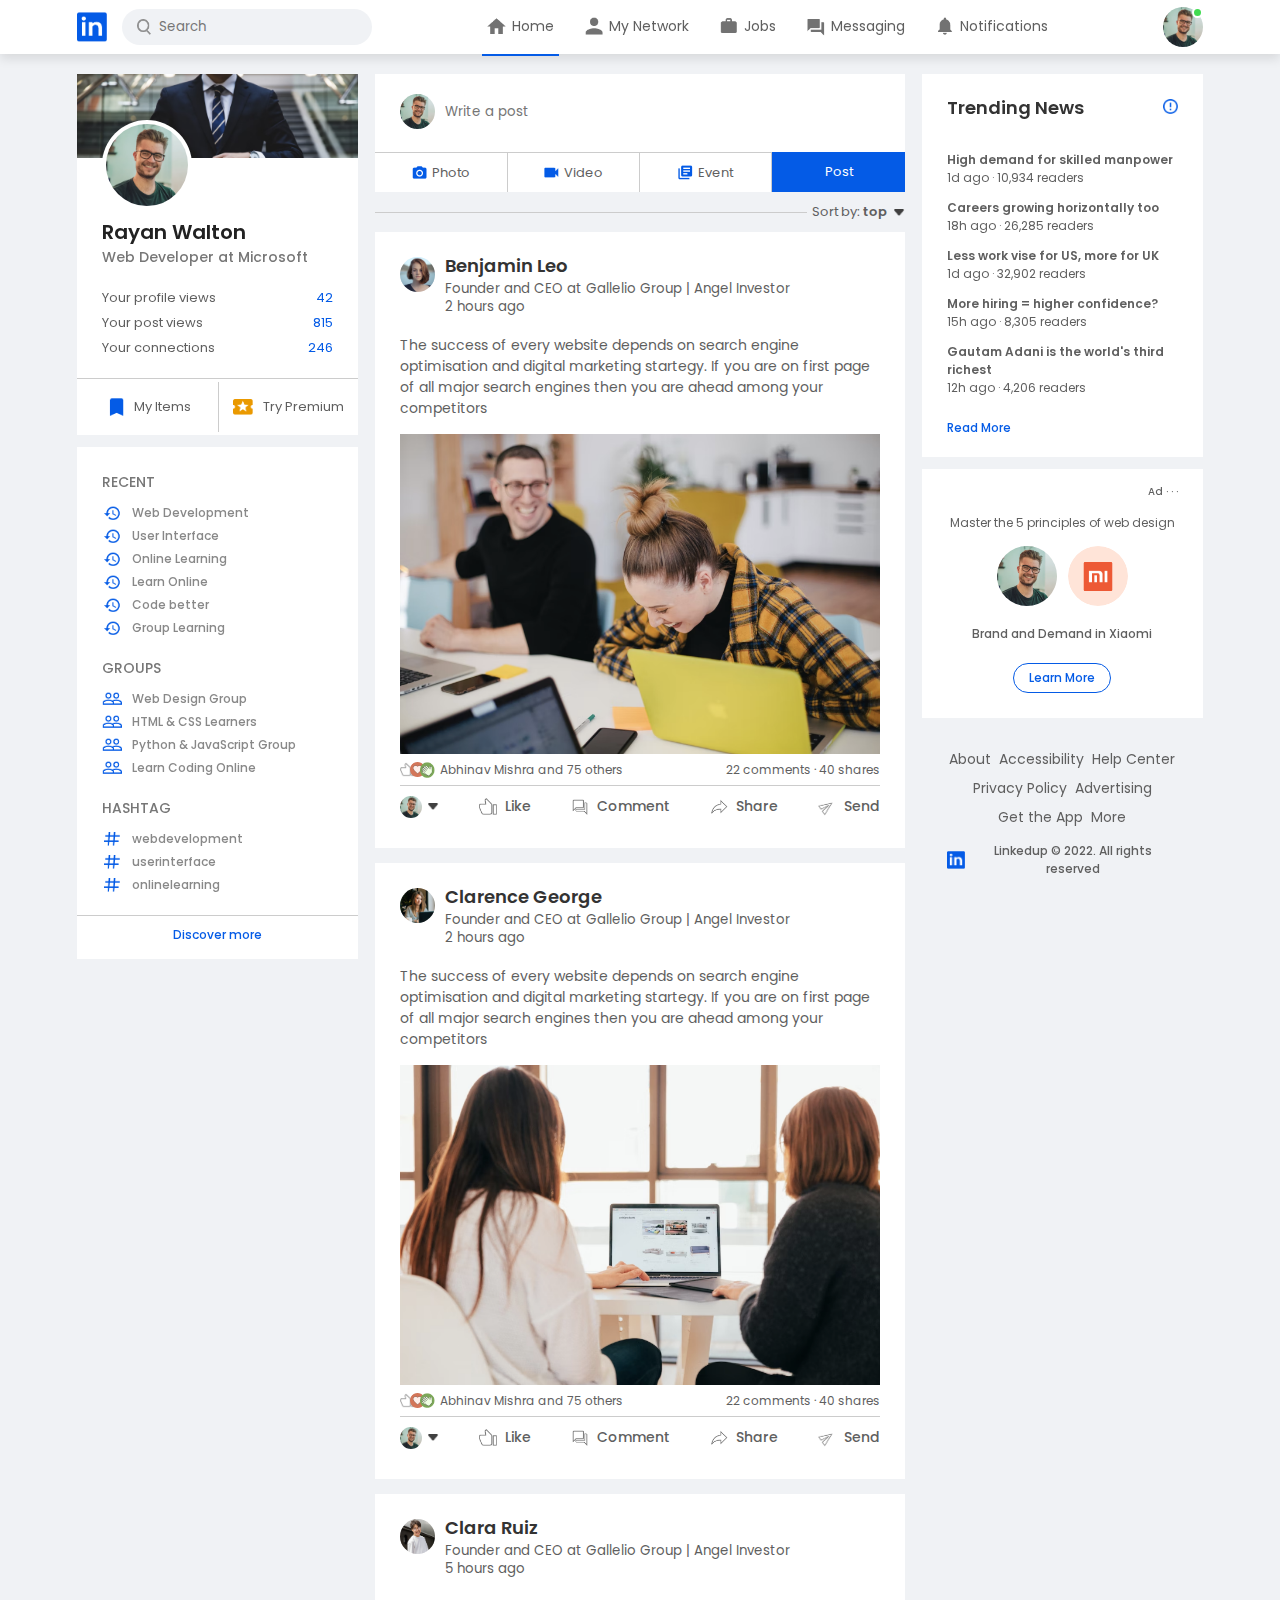
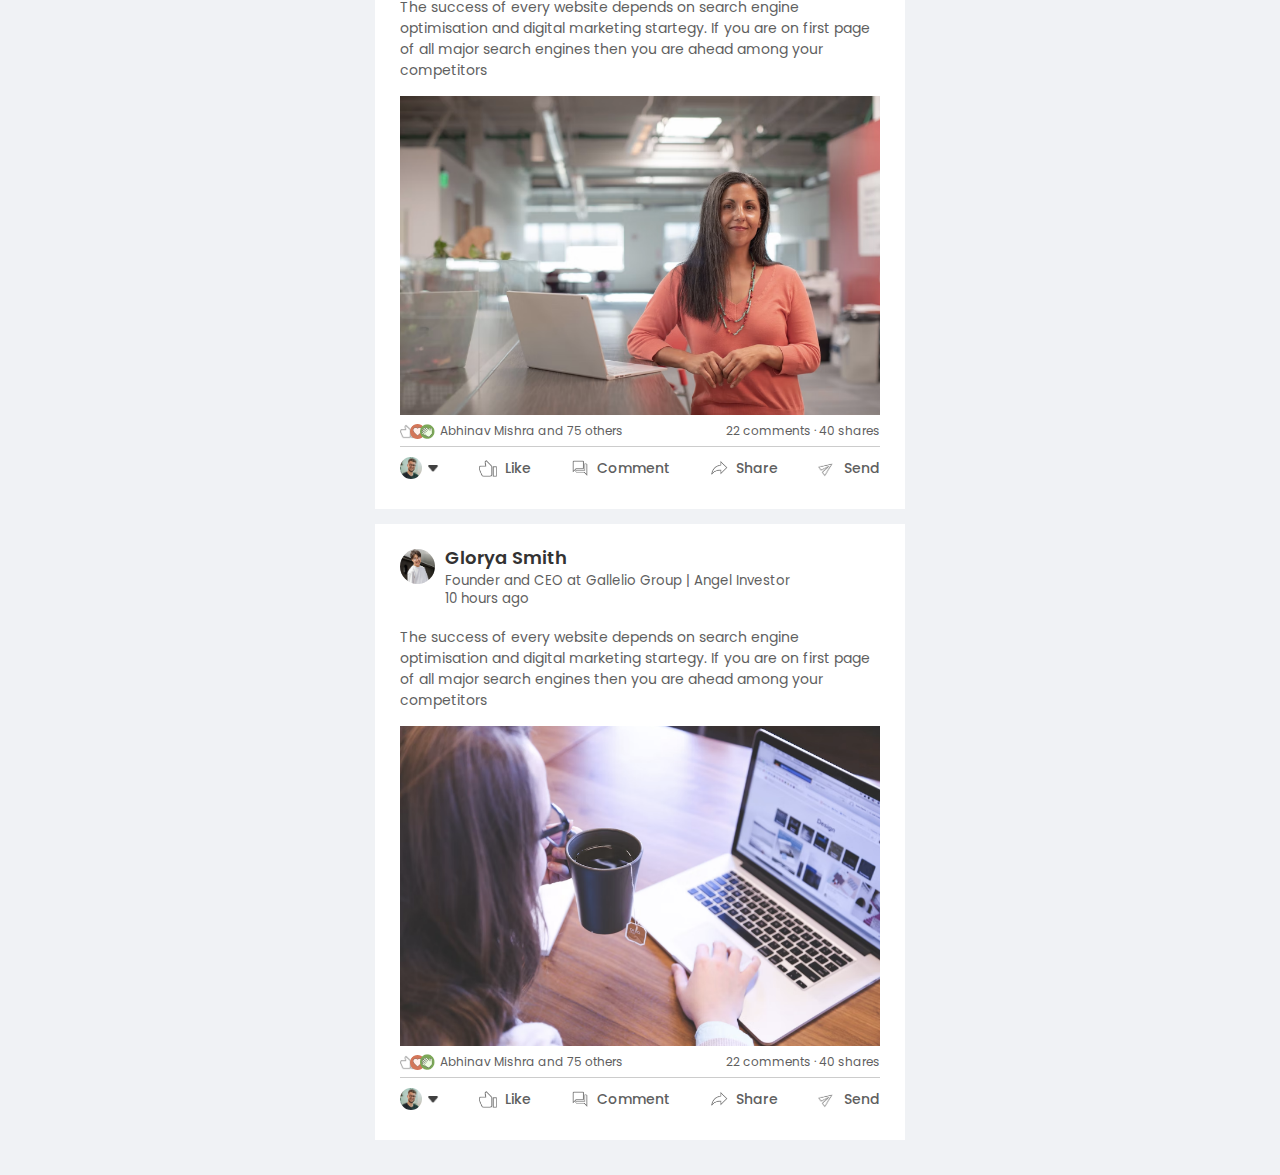
<file: index.html>
<!DOCTYPE html>
<html lang="en">
<head>
    <meta charset="UTF-8">
    <meta name="viewport" content="width=device-width, initial-scale=1.0">
    <title>In -LinkedIn Clone</title>
    <link rel="stylesheet" href="style.css">
    <link rel="preconnect" href="https://fonts.googleapis.com">
    <link rel="preconnect" href="https://fonts.gstatic.com" crossorigin>
    <link href="https://fonts.googleapis.com/css2?family=Poppins:wght@200;300;400;500;600;700;800;900&display=swap" rel="stylesheet">
</head>
<body>
    <!-- NAVBAR START -->
    <nav class="navbar">
        <div class="navbar-left">
            <a href="index.html" class="logo"><img src="/images/logo.png"></a>
            <div class="search-box">
                <img src="/images/search.png">
                <input type="text" placeholder="Search">
            </div>
        </div>
        <div class="navbar-center">
            <ul>
                <li><a href="#" class="active-link"><img src="/images/home.png"> <span>Home</span> </a></li>
                <li><a href="#"><img src="/images/network.png"> <span>My Network</span> </a></li>
                <li><a href="#"><img src="/images/jobs.png"> <span>Jobs</span> </a></li>
                <li><a href="#"><img src="/images/message.png"> <span>Messaging</span> </a></li>
                <li><a href="#"><img src="/images/notification.png"> <span>Notifications</span> </a></li>
            </ul>
        </div>
        <div class="navbar-right">
            <div class="online">
                <img src="/images/user-1.png" class="nav-profile-img" onclick="toggleMenu()">
            </div>
        </div>

        <!-- Profile Dropdown Menu Start -->
        <div class="profile-menu-wrap" id="profileMenu">
            <div class="profile-menu">
                <div class="user-info">
                    <img src="/images/user-1.png">
                    <div>
                        <h3>Rayan Walton</h3>
                        <a href="profile.html">See your profile</a>
                    </div>
                </div>
                <hr>
                <a href="#" class="profile-menu-link">
                    <img src="/images/feedback.png">
                    <p>Give Feedback</p>
                    <span>></span>
                </a>
                <a href="#" class="profile-menu-link">
                    <img src="/images/setting.png">
                    <p>Settings & Privacy</p>
                    <span>></span>
                </a>
                <a href="#" class="profile-menu-link">
                    <img src="/images/help.png">
                    <p>Help & Support</p>
                    <span>></span>
                </a>
                <a href="#" class="profile-menu-link">
                    <img src="/images/display.png">
                    <p>Display & Accessibility</p>
                    <span>></span>
                </a>
                <a href="#" class="profile-menu-link">
                    <img src="/images/logout.png">
                    <p>Logout</p>
                    <span>></span>
                </a>
            </div>
        </div>
        <!-- Profile Dropdown Menu End -->
    </nav>
    <!-- NAVBAR END -->

    <!-- MAIN BODY CONTENT START -->
    <div class="container">
        <!-- Left Sidebar Start -->
        <div class="left-sidebar">
            <div class="sidebar-profile-box">
                <img src="/images/cover-pic.png" width="100%">
                <div class="sidebar-profile-info">
                    <img src="/images/user-1.png">
                    <h1>Rayan Walton</h1>
                    <h3>Web Developer at Microsoft</h3>
                    <ul>
                        <li>Your profile views <span>42</span></li>
                        <li>Your post views <span>815</span></li>
                        <li>Your connections <span>246</span></li>
                    </ul>
                </div>
                <div class="sidebar-profile-link">
                    <a href="#"><img src="/images/items.png">My Items</a>
                    <a href="#"><img src="/images/premium.png">Try Premium</a>
                </div>
            </div>

            <div class="sidebar-activity" id="sidebarActivity">
                <h3>RECENT</h3>
                <a href="#"><img src="/images/recent.png">Web Development</a>
                <a href="#"><img src="/images/recent.png">User Interface</a>
                <a href="#"><img src="/images/recent.png">Online Learning</a>
                <a href="#"><img src="/images/recent.png">Learn Online</a>
                <a href="#"><img src="/images/recent.png">Code better</a>
                <a href="#"><img src="/images/recent.png">Group Learning</a>
                <h3>GROUPS</h3>
                <a href="#"><img src="/images/group.png">Web Design Group</a>
                <a href="#"><img src="/images/group.png">HTML & CSS Learners</a>
                <a href="#"><img src="/images/group.png">Python & JavaScript Group</a>
                <a href="#"><img src="/images/group.png">Learn Coding Online</a>
                <h3>HASHTAG</h3>
                <a href="#"><img src="/images/hashtag.png">webdevelopment</a>
                <a href="#"><img src="/images/hashtag.png">userinterface</a>
                <a href="#"><img src="/images/hashtag.png">onlinelearning</a>
                <div class="discover-more-link">
                    <a href="#">Discover more</a>
                </div>
            </div>

            <p id="showMoreLink" onclick="toggleActivity()">Show More <b>+</b></p>

        </div>
        <!-- Left Sidebar End -->

        <!-- Main Content Start -->
        <div class="main-content">
            <div class="create-post">
                <div class="create-post-input">
                    <img src="/images/user-1.png">
                    <textarea rows="2" placeholder="Write a post"></textarea>
                </div>
                <div class="create-post-links">
                    <li><img src="/images/photo.png">Photo</li>
                    <li><img src="/images/video.png">Video</li>
                    <li><img src="/images/event.png">Event</li>
                    <li>Post</li>
                </div>
            </div>

            <div class="sort-by">
                <hr>
                <p>Sort by: <span>top <img src="/images/down-arrow.png"></span></p>
            </div>

            <div class="post">
                <div class="post-author">
                    <img src="/images/user-3.png">
                    <div>
                        <h1>Benjamin Leo</h1>
                        <small>Founder and CEO at Gallelio Group | Angel Investor</small>
                        <small>2 hours ago</small>
                    </div>
                </div>
                <p>The success of every website depends on search engine optimisation and digital marketing startegy. If you are on first page of all major search engines then you are ahead among your competitors</p>
                <img src="/images/post-image-1.png" width="100%">

                <div class="post-stats">
                    <div>
                        <img src="/images/thumbsup.png">
                        <img src="/images/love.png">
                        <img src="/images/clap.png">
                        <span class="liked-users">Abhinav Mishra and 75 others</span>
                    </div>
                    <div>
                        <span>22 comments &middot; 40 shares</span>
                    </div>
                </div>

                <div class="post-activity">
                    <div>
                        <img src="/images/user-1.png" class="post-activity-user-icon">
                        <img src="/images/down-arrow.png" class="post-activity-arrow-icon">
                    </div>
                    <div class="post-activity-link">
                        <img src="/images/like.png">
                        <span>Like</span>
                    </div>
                    <div class="post-activity-link">
                        <img src="/images/comment.png">
                        <span>Comment</span>
                    </div>
                    <div class="post-activity-link">
                        <img src="/images/share.png">
                        <span>Share</span>
                    </div>
                    <div class="post-activity-link">
                        <img src="/images/send.png">
                        <span>Send</span>
                    </div>
                </div>
            </div>

            <div class="post">
                <div class="post-author">
                    <img src="/images/user-4.png">
                    <div>
                        <h1>Clarence George</h1>
                        <small>Founder and CEO at Gallelio Group | Angel Investor</small>
                        <small>2 hours ago</small>
                    </div>
                </div>
                <p>The success of every website depends on search engine optimisation and digital marketing startegy. If you are on first page of all major search engines then you are ahead among your competitors</p>
                <img src="/images/post-image-2.png" width="100%">

                <div class="post-stats">
                    <div>
                        <img src="/images/thumbsup.png">
                        <img src="/images/love.png">
                        <img src="/images/clap.png">
                        <span class="liked-users">Abhinav Mishra and 75 others</span>
                    </div>
                    <div>
                        <span>22 comments &middot; 40 shares</span>
                    </div>
                </div>

                <div class="post-activity">
                    <div>
                        <img src="/images/user-1.png" class="post-activity-user-icon">
                        <img src="/images/down-arrow.png" class="post-activity-arrow-icon">
                    </div>
                    <div class="post-activity-link">
                        <img src="/images/like.png">
                        <span>Like</span>
                    </div>
                    <div class="post-activity-link">
                        <img src="/images/comment.png">
                        <span>Comment</span>
                    </div>
                    <div class="post-activity-link">
                        <img src="/images/share.png">
                        <span>Share</span>
                    </div>
                    <div class="post-activity-link">
                        <img src="/images/send.png">
                        <span>Send</span>
                    </div>
                </div>
            </div>

            <div class="post">
                <div class="post-author">
                    <img src="/images/user-5.png">
                    <div>
                        <h1>Clara Ruiz</h1>
                        <small>Founder and CEO at Gallelio Group | Angel Investor</small>
                        <small>5 hours ago</small>
                    </div>
                </div>
                <p>The success of every website depends on search engine optimisation and digital marketing startegy. If you are on first page of all major search engines then you are ahead among your competitors</p>
                <img src="/images/post-image-3.png" width="100%">

                <div class="post-stats">
                    <div>
                        <img src="/images/thumbsup.png">
                        <img src="/images/love.png">
                        <img src="/images/clap.png">
                        <span class="liked-users">Abhinav Mishra and 75 others</span>
                    </div>
                    <div>
                        <span>22 comments &middot; 40 shares</span>
                    </div>
                </div>

                <div class="post-activity">
                    <div>
                        <img src="/images/user-1.png" class="post-activity-user-icon">
                        <img src="/images/down-arrow.png" class="post-activity-arrow-icon">
                    </div>
                    <div class="post-activity-link">
                        <img src="/images/like.png">
                        <span>Like</span>
                    </div>
                    <div class="post-activity-link">
                        <img src="/images/comment.png">
                        <span>Comment</span>
                    </div>
                    <div class="post-activity-link">
                        <img src="/images/share.png">
                        <span>Share</span>
                    </div>
                    <div class="post-activity-link">
                        <img src="/images/send.png">
                        <span>Send</span>
                    </div>
                </div>
            </div>

            <div class="post">
                <div class="post-author">
                    <img src="/images/user-5.png">
                    <div>
                        <h1>Glorya Smith</h1>
                        <small>Founder and CEO at Gallelio Group | Angel Investor</small>
                        <small>10 hours ago</small>
                    </div>
                </div>
                <p>The success of every website depends on search engine optimisation and digital marketing startegy. If you are on first page of all major search engines then you are ahead among your competitors</p>
                <img src="/images/post-image-4.png" width="100%">

                <div class="post-stats">
                    <div>
                        <img src="/images/thumbsup.png">
                        <img src="/images/love.png">
                        <img src="/images/clap.png">
                        <span class="liked-users">Abhinav Mishra and 75 others</span>
                    </div>
                    <div>
                        <span>22 comments &middot; 40 shares</span>
                    </div>
                </div>

                <div class="post-activity">
                    <div>
                        <img src="/images/user-1.png" class="post-activity-user-icon">
                        <img src="/images/down-arrow.png" class="post-activity-arrow-icon">
                    </div>
                    <div class="post-activity-link">
                        <img src="/images/like.png">
                        <span>Like</span>
                    </div>
                    <div class="post-activity-link">
                        <img src="/images/comment.png">
                        <span>Comment</span>
                    </div>
                    <div class="post-activity-link">
                        <img src="/images/share.png">
                        <span>Share</span>
                    </div>
                    <div class="post-activity-link">
                        <img src="/images/send.png">
                        <span>Send</span>
                    </div>
                </div>
            </div>
        </div>
        <!-- Main Content End -->

        <!-- Right Sidebar Start -->
        <div class="right-sidebar">
            <div class="sidebar-news">
                <img src="/images/more.png" class="info-icon">
                <h3>Trending News</h3>
                <a href="#">High demand for skilled manpower</a>
                <span>1d ago &middot; 10,934 readers</span>

                <a href="#">Careers growing horizontally too</a>
                <span>18h ago &middot; 26,285 readers</span>

                <a href="#">Less work vise for US, more for UK</a>
                <span>1d ago &middot; 32,902 readers</span>

                <a href="#">More hiring = higher confidence?</a>
                <span>15h ago &middot; 8,305 readers</span>

                <a href="#">Gautam Adani is the world's third richest</a>
                <span>12h ago &middot; 4,206 readers</span>

                <a href="#" class="read-more-link">Read More</a>
            </div>

            <div class="sidebar-ad">
                <small>Ad &middot; &middot; &middot;</small>
                <p>Master the 5 principles of web design</p>
                <div>
                    <img src="/images/user-1.png">
                    <img src="/images/mi-logo.png">
                </div>
                <b>Brand and Demand in Xiaomi</b>
                <a href="#" class="ad-link">Learn More</a>
            </div>

            <div class="sidebar-useful-links">
                <a href="@">About</a>
                <a href="@">Accessibility</a>
                <a href="@">Help Center</a>
                <a href="@">Privacy Policy</a>
                <a href="@">Advertising</a>
                <a href="@">Get the App</a>
                <a href="@">More</a>

                <div class="copyright-message">
                    <img src="/images/logo.png">
                    <p>Linkedup &#169; 2022. All rights reserved</p>
                </div>
            </div>
        </div>
        <!-- Right Sidebar End -->
    </div>
    <!-- MAIN BODY CONTENT END -->


    <script src="main.js"></script>
</body>
</html>
</file>
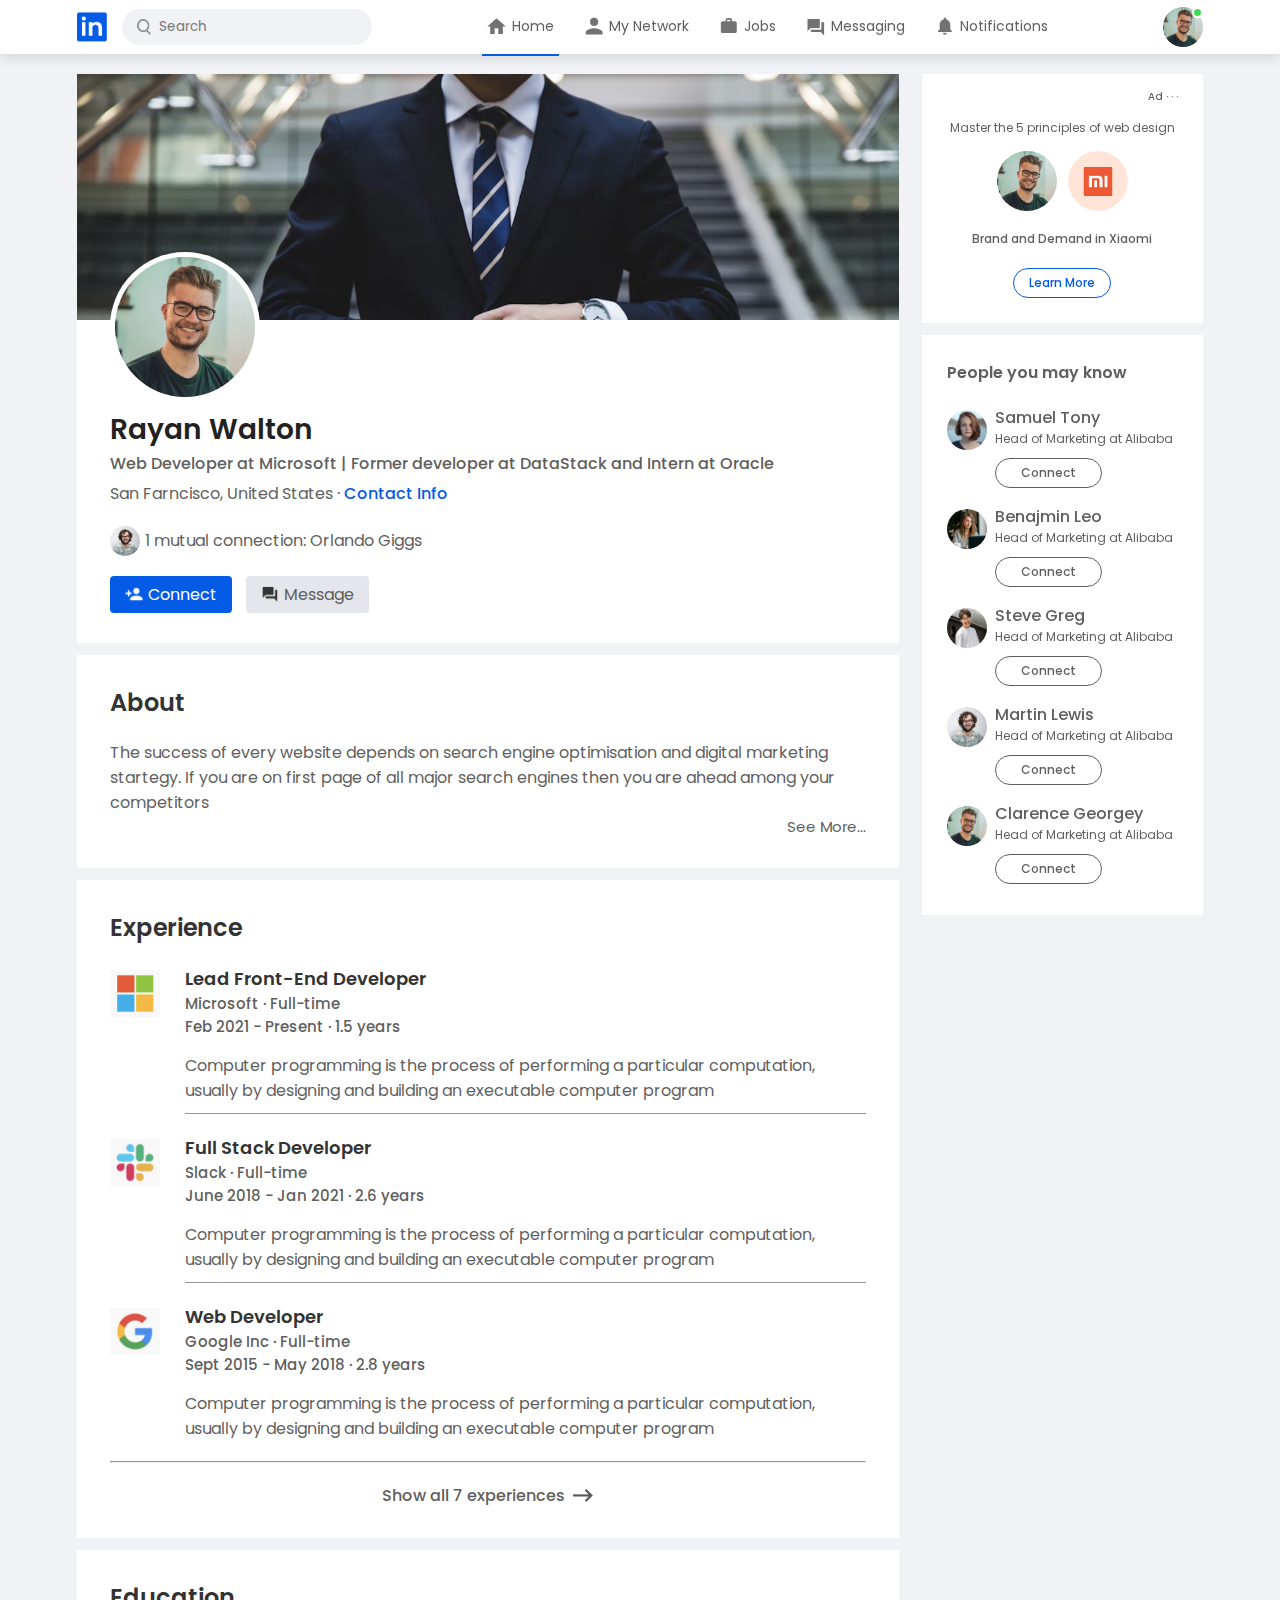
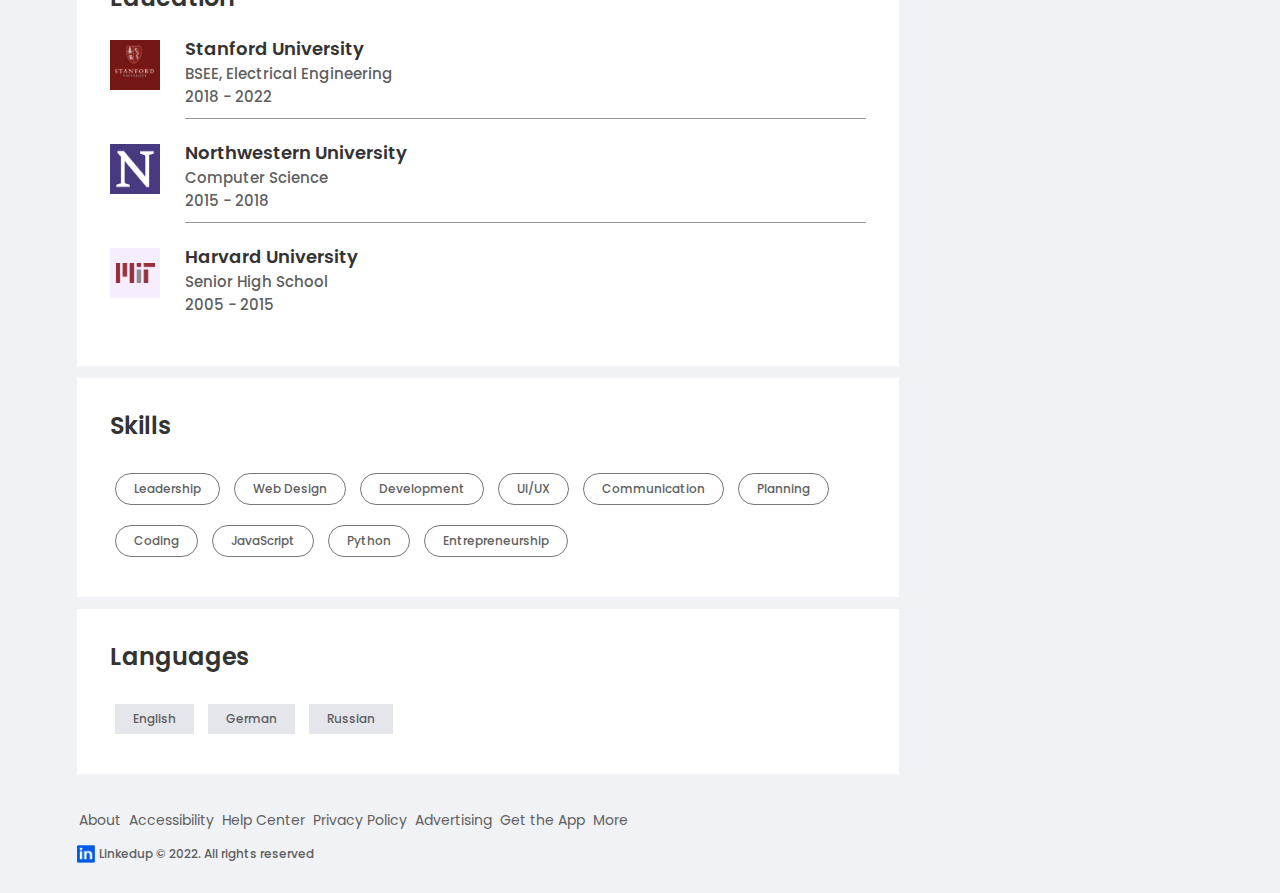
<file: profile.html>
<!DOCTYPE html>
<html lang="en">
<head>
    <meta charset="UTF-8">
    <meta name="viewport" content="width=device-width, initial-scale=1.0">
    <title>In -LinkedIn Clone</title>
    <link rel="stylesheet" href="style.css">
    <link rel="preconnect" href="https://fonts.googleapis.com">
    <link rel="preconnect" href="https://fonts.gstatic.com" crossorigin>
    <link href="https://fonts.googleapis.com/css2?family=Poppins:wght@200;300;400;500;600;700;800;900&display=swap" rel="stylesheet">
</head>
<body>
    <!-- NAVBAR START -->
    <nav class="navbar">
        <div class="navbar-left">
            <a href="index.html" class="logo"><img src="/images/logo.png"></a>
            <div class="search-box">
                <img src="/images/search.png">
                <input type="text" placeholder="Search">
            </div>
        </div>
        <div class="navbar-center">
            <ul>
                <li><a href="#" class="active-link"><img src="/images/home.png"> <span>Home</span> </a></li>
                <li><a href="#"><img src="/images/network.png"> <span>My Network</span> </a></li>
                <li><a href="#"><img src="/images/jobs.png"> <span>Jobs</span> </a></li>
                <li><a href="#"><img src="/images/message.png"> <span>Messaging</span> </a></li>
                <li><a href="#"><img src="/images/notification.png"> <span>Notifications</span> </a></li>
            </ul>
        </div>
        <div class="navbar-right">
            <div class="online">
                <img src="/images/user-1.png" class="nav-profile-img" onclick="toggleMenu()">
            </div>
        </div>

        <!-- Profile Dropdown Menu Start -->
        <div class="profile-menu-wrap" id="profileMenu">
            <div class="profile-menu">
                <div class="user-info">
                    <img src="/images/user-1.png">
                    <div>
                        <h3>Rayan Walton</h3>
                        <a href="profile.html">See your profile</a>
                    </div>
                </div>
                <hr>
                <a href="#" class="profile-menu-link">
                    <img src="/images/feedback.png">
                    <p>Give Feedback</p>
                    <span>></span>
                </a>
                <a href="#" class="profile-menu-link">
                    <img src="/images/setting.png">
                    <p>Settings & Privacy</p>
                    <span>></span>
                </a>
                <a href="#" class="profile-menu-link">
                    <img src="/images/help.png">
                    <p>Help & Support</p>
                    <span>></span>
                </a>
                <a href="#" class="profile-menu-link">
                    <img src="/images/display.png">
                    <p>Display & Accessibility</p>
                    <span>></span>
                </a>
                <a href="#" class="profile-menu-link">
                    <img src="/images/logout.png">
                    <p>Logout</p>
                    <span>></span>
                </a>
            </div>
        </div>
        <!-- Profile Dropdown Menu End -->
    </nav>
    <!-- NAVBAR END -->

    <!-- MAIN BODY CONTENT START -->
    <div class="container">
        <!-- Profile Main Start-->
        <div class="profile-main">
            <div class="profile-container">
                <img src="/images/cover-pic.png" width="100%">
                <div class="profile-container-inner">
                    <img src="/images/user-1.png" class="profile-pic">
                    <h1>Rayan Walton</h1>
                    <b>Web Developer at Microsoft | Former developer at DataStack and Intern at Oracle</b>
                    <p>San Farncisco, United States &middot; <a href="#">Contact Info</a></p>
                    <div class="mutual-connection">
                        <img src="/images/user-2.png">
                        <span>1 mutual connection: Orlando Giggs</span>
                    </div>
                    <div class="profile-btn">
                        <a href="#" class="primary-btn" ><img src="/images/connect.png">Connect</a>
                        <a href="#"><img src="/images/chat.png">Message</a>
                    </div>
                </div>
            </div>

            <div class="profile-description">
                <h2>About</h2>
                <p>The success of every website depends on search engine optimisation and digital marketing startegy. If you are on first page of all major search engines then you are ahead among your competitors</p>
                <a href="#" class="see-more-link">See More...</a>
            </div>

            <div class="profile-description">
                <h2>Experience</h2>
                <div class="profile-desc-row">
                    <img src="/images/microsoft.png">
                    <div>
                        <h3>Lead Front-End Developer</h3>
                        <b>Microsoft &middot; Full-time</b>
                        <b>Feb 2021 - Present &middot; 1.5 years</b>
                        <p>Computer programming is the process of performing a particular computation, usually by designing and building an executable computer program</p>
                        <hr>
                    </div>
                </div>

                <div class="profile-desc-row">
                    <img src="/images/slack.png">
                    <div>
                        <h3>Full Stack Developer</h3>
                        <b>Slack &middot; Full-time</b>
                        <b>June 2018 - Jan 2021 &middot; 2.6 years</b>
                        <p>Computer programming is the process of performing a particular computation, usually by designing and building an executable computer program</p>
                        <hr>
                    </div>
                </div>

                <div class="profile-desc-row">
                    <img src="/images/google.png">
                    <div>
                        <h3>Web Developer</h3>
                        <b>Google Inc &middot; Full-time</b>
                        <b>Sept 2015 - May 2018 &middot; 2.8 years</b>
                        <p>Computer programming is the process of performing a particular computation, usually by designing and building an executable computer program</p>
                        
                    </div>
                </div>

                <hr>
                <a href="#" class="experience-link">Show all 7 experiences <img src="/images/right-arrow.png" ></a>

            </div>

            <div class="profile-description">
                <h2>Education</h2>
                <div class="profile-desc-row">
                    <img src="/images/stanford.png">
                    <div>
                        <h3>Stanford University</h3>
                        <b>BSEE, Electrical Engineering</b>
                        <b>2018 - 2022</b>
                        <hr>
                    </div>
                </div>

                <div class="profile-desc-row">
                    <img src="/images/north.png">
                    <div>
                        <h3>Northwestern University</h3>
                        <b>Computer Science</b>
                        <b>2015 - 2018</b>
                        <hr>
                    </div>
                </div>

                <div class="profile-desc-row">
                    <img src="/images/mit.png">
                    <div>
                        <h3>Harvard University</h3>
                        <b>Senior High School</b>
                        <b>2005 - 2015</b>
                    </div>
                </div>

            </div>

            <div class="profile-description">
                <h2>Skills</h2>
                <a href="#" class="skills-btn">Leadership</a>
                <a href="#" class="skills-btn">Web Design</a>
                <a href="#" class="skills-btn">Development</a>
                <a href="#" class="skills-btn">UI/UX</a>
                <a href="#" class="skills-btn">Communication</a>
                <a href="#" class="skills-btn">Planning</a>
                <a href="#" class="skills-btn">Coding</a>
                <a href="#" class="skills-btn">JavaScript</a>
                <a href="#" class="skills-btn">Python</a>
                <a href="#" class="skills-btn">Entrepreneurship</a>
            </div>

            <div class="profile-description">
                <h2>Languages</h2>
                <a href="#" class="language-btn">English</a>
                <a href="#" class="language-btn">German</a>
                <a href="#" class="language-btn">Russian</a>
            </div>

        </div>
        <!-- Profile Main End-->

        <!-- Profile Sidebar Start-->
        <div class="profile-sidebar">
            <div class="sidebar-ad">
                <small>Ad &middot; &middot; &middot;</small>
                <p>Master the 5 principles of web design</p>
                <div>
                    <img src="/images/user-1.png">
                    <img src="/images/mi-logo.png">
                </div>
                <b>Brand and Demand in Xiaomi</b>
                <a href="#" class="ad-link">Learn More</a>
            </div>

            <div class="sidebar-people">
                <h3>People you may know</h3>
                <div class="sidebar-people-row">
                    <img src="/images/user-3.png">
                    <div>
                        <h2>Samuel Tony</h2>
                        <p>Head of Marketing at Alibaba</p>
                        <a href="#">Connect</a>
                    </div>
                </div>
                <div class="sidebar-people-row">
                    <img src="/images/user-4.png">
                    <div>
                        <h2>Benajmin Leo</h2>
                        <p>Head of Marketing at Alibaba</p>
                        <a href="#">Connect</a>
                    </div>
                </div>
                <div class="sidebar-people-row">
                    <img src="/images/user-5.png">
                    <div>
                        <h2>Steve Greg</h2>
                        <p>Head of Marketing at Alibaba</p>
                        <a href="#">Connect</a>
                    </div>
                </div>
                <div class="sidebar-people-row">
                    <img src="/images/user-2.png">
                    <div>
                        <h2>Martin Lewis</h2>
                        <p>Head of Marketing at Alibaba</p>
                        <a href="#">Connect</a>
                    </div>
                </div>
                <div class="sidebar-people-row">
                    <img src="/images/user-1.png">
                    <div>
                        <h2>Clarence Georgey</h2>
                        <p>Head of Marketing at Alibaba</p>
                        <a href="#">Connect</a>
                    </div>
                </div>
            </div>
        </div>
        <!-- Profile Sidebar End-->
    </div>
    <!-- MAIN BODY CONTENT END -->

    <div class="profile-footer">
        <div class="sidebar-useful-links">
            <a href="@">About</a>
            <a href="@">Accessibility</a>
            <a href="@">Help Center</a>
            <a href="@">Privacy Policy</a>
            <a href="@">Advertising</a>
            <a href="@">Get the App</a>
            <a href="@">More</a>

            <div class="copyright-message">
                <img src="/images/logo.png">
                <p>Linkedup &#169; 2022. All rights reserved</p>
            </div>
        </div>
    </div>


    <script src="main.js"></script>
</body>
</html>
</file>
<file: style.css>
* {
    margin: 0;
    padding: 0;
    box-sizing: border-box;
    font-family: 'Poppins', sans-serif;
}

body {
    background: #f0f2f5;
    color: #5f5f5f;
}

a {
    text-decoration: none;
    color: #5f5f5f;
}

/**
*! NAVBAR STYLES START
**/

.navbar {
    display: flex;
    align-items: center;
    justify-content: space-between;
    background: #fff;
    padding: 6px 6%;
    position: sticky;
    top: 0;
    z-index: 100;
    box-shadow: 0 5px 10px rgba(0, 0, 0, 0.1);
}

.logo img {
    width: 30px;
    margin-right: 15px;
    display: block;
}

.navbar-center ul li{
    display: inline-flex;
    list-style: none;
}

.navbar-center ul li a {
    display: flex;
    align-items: center;
    font-size: 14px;
    margin: 5px 8px;
    padding-right: 5px;
    position: relative;
}

.navbar-center ul li a img {
    width: 30px;
}

.navbar-center ul li a::after {
    content: "";
    width: 0;
    height: 2px;
    background: #045be6;
    position: absolute;
    bottom: -15px;
    transition: width 0.3s;
}

.navbar-center ul li a:hover::after,
.navbar-center ul li a.active-link::after {
    width: 100%;
}

.nav-profile-img {
    width: 40px;
    border-radius: 50%;
    display: block;
    cursor: pointer;
    position: relative;
}

.online {
    position: relative;
}

.online::after {
    content: "";
    width: 7px;
    height: 7px;
    border: 2px solid #fff;
    border-radius: 50%;
    right: 0;
    top: 0;
    background: #41db51;
    position: absolute;
}

.search-box {
    background: #f0f2f5;
    width: 250px;
    border-radius: 20px;
    display: flex;
    align-items: center;
    padding: 0 15px;
}

.navbar-left {
    display: flex;
    align-items: center;
}

.search-box img {
    width: 14px;
}

.search-box input {
    width: 100%;
    background: transparent;
    padding: 8px;
    outline: none;
    border: none;
}

/**
*! NAVBAR STYLES END
**/

/**
*! MAIN CONTENT BODY STYLES START
**/

.container {
    padding: 20px 6%;
    display: flex;
    flex-wrap: wrap;
    justify-content: space-between;
}

/* Left Sidebar */
.left-sidebar {
    flex-basis: 25%;
    align-self: flex-start;
    position: sticky;
    top: 73px;
}

.sidebar-profile-box {
    background: #fff;
}  

.sidebar-profile-info {
    padding: 0 25px;
} 

.sidebar-profile-info img {
    width: 90px;
    border-radius: 50%;
    background: #fff;
    padding: 4px;
    margin-top: -45px;
}

.sidebar-profile-info h1 {
    font-size: 20px;
    font-weight: 600;
    color: #222;
}

.sidebar-profile-info h3 {
    font-size: 14px;
    font-weight: 500;
    color: #777;
}

.sidebar-profile-info ul {
    list-style: none;
    margin: 20px 0;
}

.sidebar-profile-info ul li {
    width: 100%;
    margin: 5px 0;
    font-size: 13px;
}

.sidebar-profile-info ul li span {
    float: right;
    color: #045be6;
}

.sidebar-profile-link {
    display: flex;
    align-items: center;
    border-top: 1px solid #ccc;
}

.sidebar-profile-link a {
    flex-basis: 50%;
    display: flex;
    align-items: center;
    justify-content: center;
    padding: 15px 0;
    font-size: 13px;
    border-left: 1px solid #ccc;
}

.sidebar-profile-link a:first-child {
    border-left: 0;
}

.sidebar-profile-link a img {
    width: 20px;
    margin-right: 10px;
}

.sidebar-activity {
    background: #fff;
    padding: 5px 25px;
    margin: 12px 0;
}

.sidebar-activity h3 {
    color: #777;
    font-size: 14px;
    font-weight: 500;
    margin: 20px 0 10px;
}

.sidebar-activity a {
    display: flex;
    align-items: center;
    font-size: 12px;
    font-weight: 500;
    color: #888;
    margin: 3px 0;
}

.sidebar-activity a img {
    width: 20px;
    margin-right: 10px;
}

.discover-more-link {
    border-top: 1px solid #ccc;
    text-align: center;
    margin-top: 20px;
    margin-left: -25px;
    margin-right: -25px;
}

.discover-more-link a {
    color: #045be6;
    display: inline-block;
    margin: 10px 0;
}

/* Right Sidebar */
.right-sidebar {
    flex-basis: 25%;
    align-self: flex-start;
    position: sticky;
    top: 73px;
}

.sidebar-news {
    background: #fff;
    padding: 10px 25px;
}

.info-icon {
    width: 15px;
    float: right;
    margin-top: 15px;
}

.sidebar-news h3 {
    font-size: 18px;
    font-weight: 600;
    color: #333;
    margin: 10px 0 30px;
}

.sidebar-news a {
    display: block;
    font-size: 12px;
    font-weight: 600;
    margin-top: 10px;
    margin-bottom: -5px;
}

.sidebar-news span {
    font-size: 12px;
}

.sidebar-news  .read-more-link {
    color: #045be6;
    font-weight: 500;
    margin: 20px 0 10px;
}

.sidebar-ad {
    background: #fff;
    padding: 15px 25px;
    text-align: center;
    margin: 12px 0;
    font-size: 12px;
}

.sidebar-ad img {
    width: 60px;
    border-radius: 50%;
    margin: 4px;
}

.sidebar-ad  small {
    float: right;
    font-weight: 500;
}

.sidebar-ad p {
    margin-top: 30px;
    margin-bottom: 10px;
}

.sidebar-ad b {
    display: block;
    font-weight: 500;
    margin-top: 10px;
}

.ad-link {
    display: inline-block;
    border: 1px solid #045be6;
    border-radius: 30px;
    padding: 5px 15px;
    color: #045be6;
    font-weight: 500;
    margin: 20px auto 10px;
}

.sidebar-useful-links {
    padding: 15px 25px;
    text-align: center;
}

.sidebar-useful-links a {
    display: inline-block;
    font-size: 14px;
    margin: 4px 2px;
}

.copyright-message {
    display: flex;
    align-items: center;
    justify-content: center;
    font-size: 12px;
    margin-top: 10px;
    font-weight: 500;
}

.copyright-message img {
    width: 18px;
    margin-right: 4px;
}

/* Main Content */
.main-content {
    flex-basis: 47%;
}

.create-post {
    background: #fff;
}

.create-post-input {
    padding: 20px 25px 10px;
    display: flex;
    align-items: flex-start;
}

.create-post-input img {
    width: 35px;
    border-radius: 50%;
    margin-right: 10px;
}

.create-post-input textarea {
    width: 100%;
    border: 0;
    outline: 0;
    resize: none;
    background: transparent;
    margin-top: 8px;
}

.create-post-links {
    display: flex;
    align-items: flex-start;
}

.create-post-links li {
    list-style: none;
    border-top: 1px solid #ccc;
    border-right: 1px solid #ccc;
    flex-basis: 25%;
    height: 40px;
    font-size: 13px;
    display: flex;
    align-items: center;
    justify-content: center;
    cursor: pointer;
}

.create-post-links li img {
    width: 15px;
    margin-right: 5px;
}

.create-post-links li:last-child {
    background: #045be6;
    color: #fff;
    border-top: 0;
    border-right: 0;
}

.sort-by {
    display: flex;
    align-items: center;
    margin: 10px 0;
}

.sort-by hr {
    flex: 1;
    border: 0;
    height: 1px;
    background: #ccc;
}

.sort-by p {
    font-size: 13px;
    padding-left: 5px;
}

.sort-by p span {
    font-weight: 600;
    cursor: pointer;
}

.sort-by p span img {
    width: 12px;
    margin-left: 3px;
}

.post {
    background: #fff;
    padding: 20px 25px;
    margin: 5px 0 15px;
}

.post-author {
    display: flex;
    align-items: flex-start;
    margin-bottom: 20px;
}

.post-author img {
    width: 35px;
    border-radius: 50%;
    margin-right: 10px;
    margin-top: 5px;
}

.post-author h1 {
    font-size: 18px;
    font-weight: 600;
    color: #333;
}

.post-author small {
    display: block;
    margin-bottom: -2px;
}

.post p {
    font-size: 14px;
    margin-bottom: 15px;
}

.post-stats {
    display: flex;
    flex-wrap: wrap;
    align-items: center;
    justify-content: space-between;
    font-size: 12px;
    border-bottom: 1px solid #ccc;
    padding-bottom: 6px;
}

.post-stats div {
    display: flex;
    align-items: center;
}

.post-stats img {
    width: 15px;
    margin-right: -5px;
}

.liked-users {
    margin-left: 10px;
}

.post-activity {
    display: flex;
    align-items: center;
    justify-content: space-between;
    padding: 10px 0;
    font-size: 14px;
    font-weight: 500;
}

.post-activity div {
    display: flex;
    align-items: center;
}

.post-activity-user-icon {
    width: 22px;
    border-radius: 50%;
}

.post-activity-arrow-icon {
    width: 12px;
    margin-left: 5px;
}

.post-activity-link img {
    width: 18px;
    margin-right: 8px;
}

/**
*! MAIN CONTENT BODY STYLES END
**/

/**
*! PROFILE DROPDOWN MENU STYLES START
**/

.profile-menu-wrap {
    position: absolute;
    top: 100%;
    right: 5%;
    width: 320px;
    max-height: 0;
    overflow: hidden;
    transition: max-height 0.5s;
}

.profile-menu-wrap.open-menu {
    max-height: 400px;
}

.profile-menu {
    background: #222;
    color: #fff;
    padding: 20px;
    margin: 10px;
}

.user-info {
    display: flex;
    align-items: center;
}

.user-info img {
    width: 50px;
    border-radius: 50%;
    margin-right: 15px;
}

.user-info h3 {
    font-weight: 500;
    margin-bottom: -7px;
}

.user-info a {
    color: #c9dbf8;
    font-size: 13px;
}

.profile-menu hr {
    border: 0;
    height: 1px;
    width: 100%;
    background: #fff;
    margin: 15px 0 10px;
}

.profile-menu-link {
    display: flex;
    align-items: center;
    color: #fff;
    margin: 12px 0;
    font-size: 14px;
}

.profile-menu-link p {
    width: 100%;
}

.profile-menu-link img {
    width: 35px;
    border-radius: 50%;
    margin-right: 15px;
}

/**
*! PROFILE DROPDOWN MENU STYLES END
**/


/**
*! PROFILE PAGE STYLES START
**/

.profile-main {
    flex-basis: 73%;
}

.profile-sidebar {
    flex-basis: 25%;
    align-self: flex-start;
    position: sticky;
    top: 73px;
}

.profile-container {
    background: #fff;
}

.profile-container-inner {
    padding: 0 4% 10px;
}

.profile-pic {
    width: 150px;
    border-radius: 50%;
    margin-top: -75px;
    padding: 5px;
    background: #fff;
}

.profile-container h1 {
    font-size: 28px;
    font-weight: 600;
    color: #222;
}

.profile-container b {
    font-weight: 500;
}

.profile-container p {
    margin-top: 5px;
}

.profile-container p a {
    color: #045be6;
    font-weight: 500;
}

.mutual-connection {
    display: flex;
    align-items: center;
    margin: 20px 0;
}

.mutual-connection img {
    width: 30px;
    border-radius: 50%;
    margin-right: 5px;
}

.profile-btn {
    margin: 20px 0;
}

.profile-btn a {
    display: inline-flex;
    align-items: center;
    background: #e4e6eb;
    padding: 6px 15px;
    border-radius: 4px;
    margin-right: 10px;
}

.profile-btn a img {
    width: 18px;
    margin-right: 5px;
}

.profile-btn .primary-btn {
    background: #045be6;
    color: #fff;
}   

.profile-description {
    background: #fff;
    padding: 20px 4% 30px;
    margin: 12px 0; 
}

.profile-description  h2 {
    color: #333;   
    margin: 10px 0 20px;
    font-weight: 600;
}

.see-more-link {
    display: block;
    text-align: right;
    font-size: 15px;
}

.profile-desc-row {
    display: flex;
    align-items: flex-start;
    margin: 20px 0;
}

.profile-desc-row img {
    width: 50px;
    margin-right: 25px;
    margin-top: 5px;
}

.profile-desc-row div {
    width: 100%;
}

.profile-desc-row h3 {
    font-size: 18px;
    font-weight: 600;
    color: #333;
}

.profile-desc-row b {
    display: block;
    font-weight: 500;
    font-size: 15px;
}

.profile-desc-row p {
    margin-top: 15px;
}

.profile-desc-row hr {
    border: 0;
    border-bottom: 1px solid #999;
    margin-top: 10px;
}

.experience-link {
    display: flex;
    align-items: center;
    justify-content: center;
    padding-top: 20px;
    font-weight: 500;
}

.experience-link img {
    width: 20px;
    margin-left: 8px;
}

.skills-btn {
    display: inline-block;
    margin: 10px 5px;
    padding: 6px 18px;
    border: 1px solid #777;
    border-radius: 30px;
    font-size: 12px;
    font-weight: 500;
}

.language-btn {
    display: inline-block;
    margin: 10px 5px;
    padding: 6px 18px;
    background: #e4e6eb;
    font-size: 12px;
    font-weight: 500;
}

/* Profile Right Sidebar */

.profile-sidebar .sidebar-ad {
    margin: 0;
}

.sidebar-people {
    background: #fff;
    padding: 15px 25px;
    margin: 12px 0;
    font-size: 12px;
}

.sidebar-people h3 {
    font-size: 16px;
    font-weight: 600;
    margin: 10px 0 20px;
}

.sidebar-people-row {
    display: flex;
    align-items: flex-start;
    margin: 6px 0;
}

.sidebar-people-row img {
    width: 40px;
    border-radius: 50%;
    margin-right: 8px;
    margin-top: 5px;
}

.sidebar-people-row h2 {
    font-weight: 500;
    font-size: 16px;
}

.sidebar-people-row a {
    display: inline-block;
    margin: 10px 0;
    padding: 5px 25px;
    border: 1px solid #5f5f5f;
    border-radius: 30px;
    font-weight: 500;
}

.profile-footer {
    padding: 0 6% 30px; 
}

.profile-footer .sidebar-useful-links {
    text-align: left;
    padding: 0;
}

.profile-footer .copyright-message {
    justify-content: flex-start;
}

/**
*! PROFILE PAGE STYLES END
**/

#showMoreLink {
    display: none;
}


/**
*! MEDIA QUERIES
**/

@media only screen and (max-width: 600px) {
    .search-box {
        background: transparent;
        width: auto;
        padding: 0;
    }
    .search-box input {
        width: 0;
        padding: 0;
    }
    .navbar-center ul li a span {
        display: none;
    }
    .navbar-center ul li a {
        padding-right: 0;
        margin: 5px;
    }
    .nav-profile-img {
        width: 30px;
    }
    .container {
        padding: 15px 6px;
    }
    .left-sidebar, .right-sidebar {
        flex-basis: 100%;
        position: relative;
        top: unset;
    }
    .main-content {
        flex-basis: 100%;
    }
    .post-stats div {
        margin: 2px 0;
    }
    .post-activity-link span {
        display: none;
    }

    .post-activity-link img {
        margin-right: 0;
    }


    .profile-main, .profile-sidebar {
        flex-basis: 100%;
    }
    .profile-container {
        font-size: 14px;
    }

    .profile-pic {
        width: 100px;
        margin-top: -50px;
    }
    .profile-description {
        font-size: 14px;
    }
    #showMoreLink {
        display: block;
        width: fit-content;
        margin: 10px auto;
        font-size: 14px;
        cursor: pointer;
    }
    .sidebar-activity {
        display: none;
    }
    .sidebar-activity.open-activity {
        display: block;
    }
    


}
</file>
